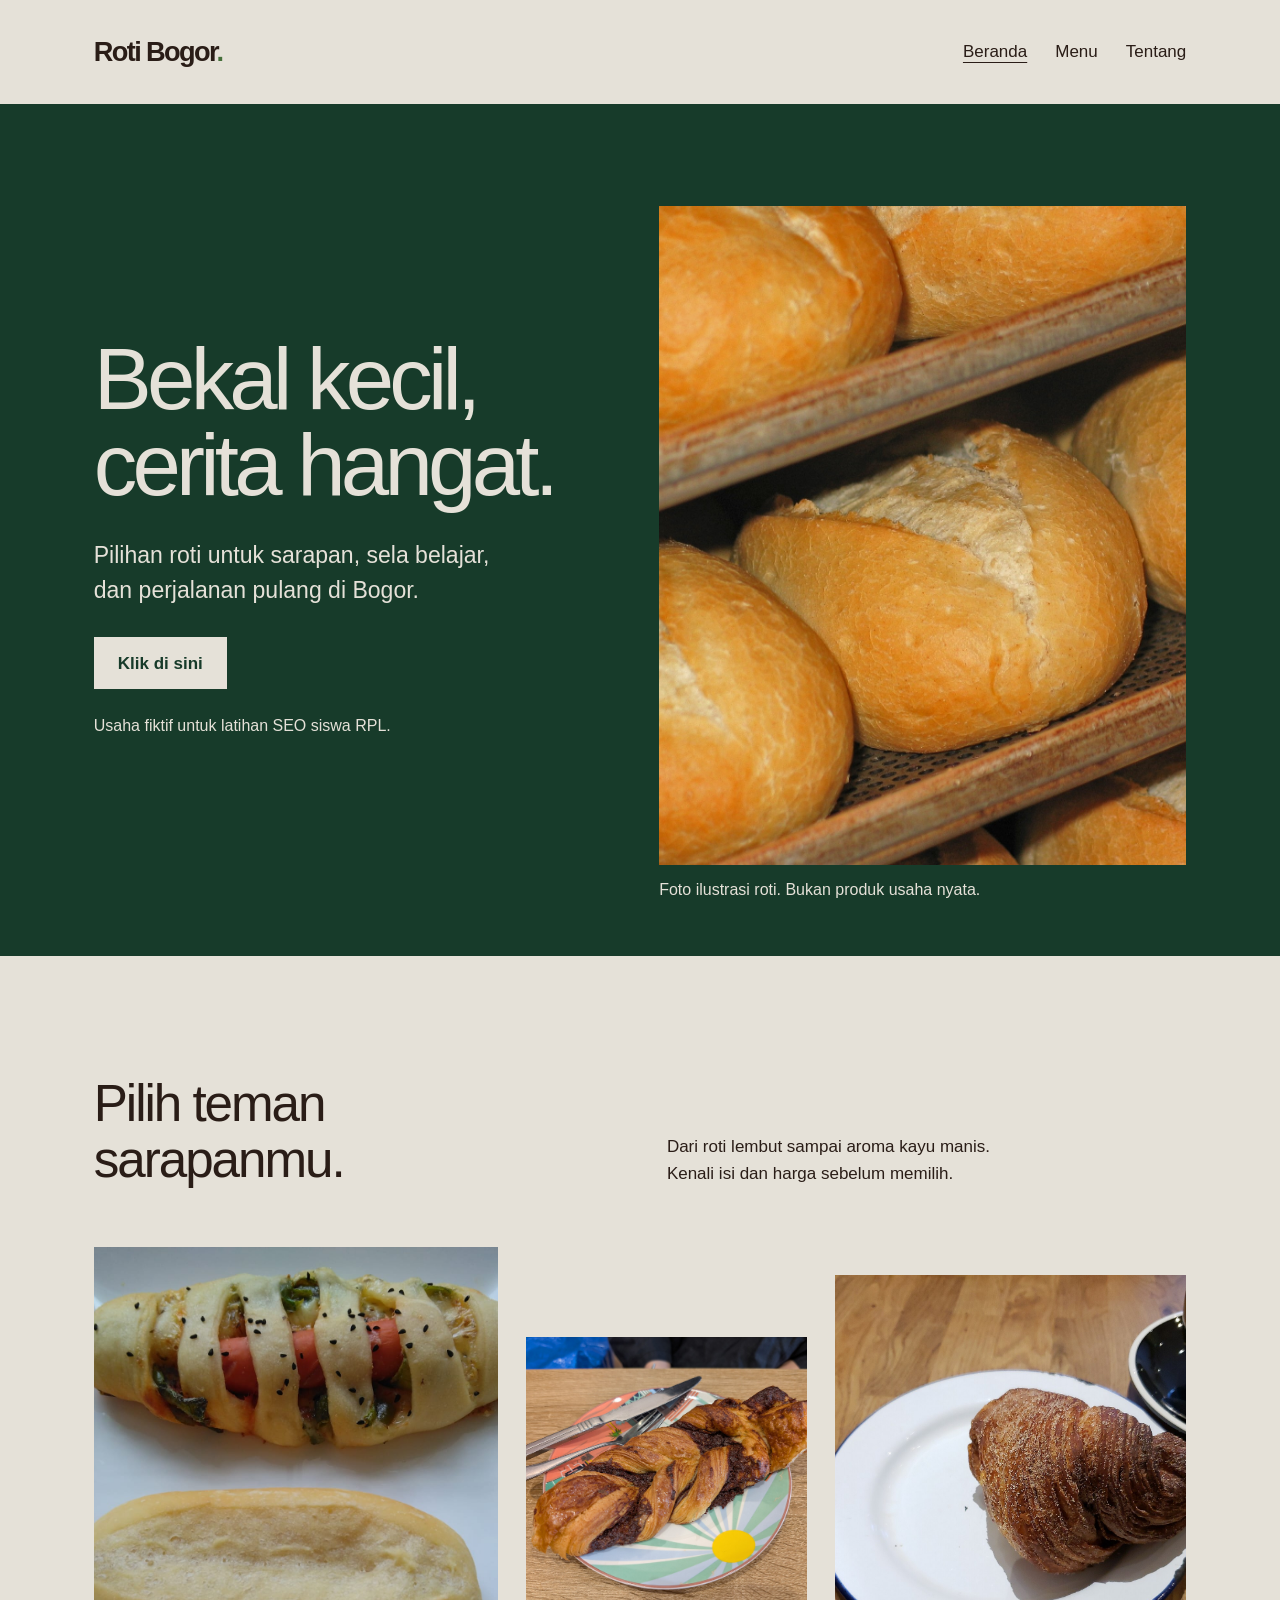
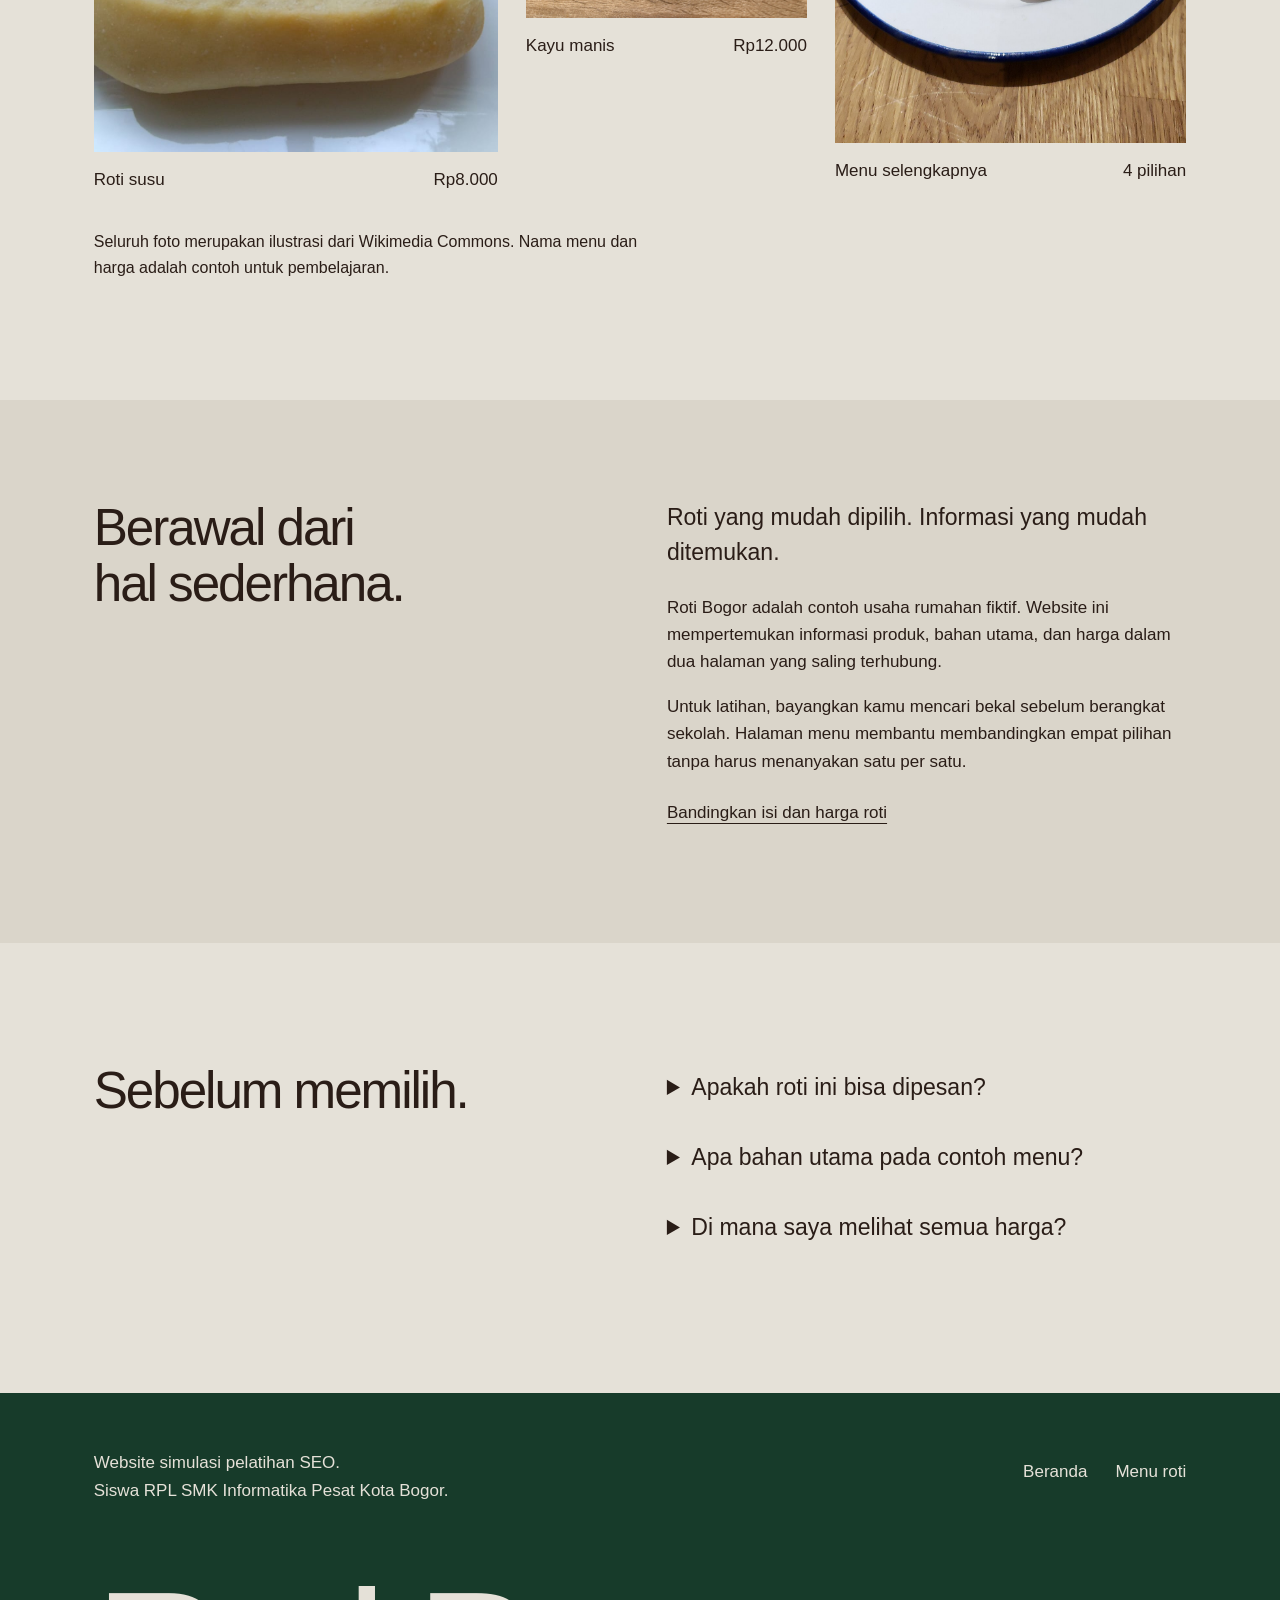
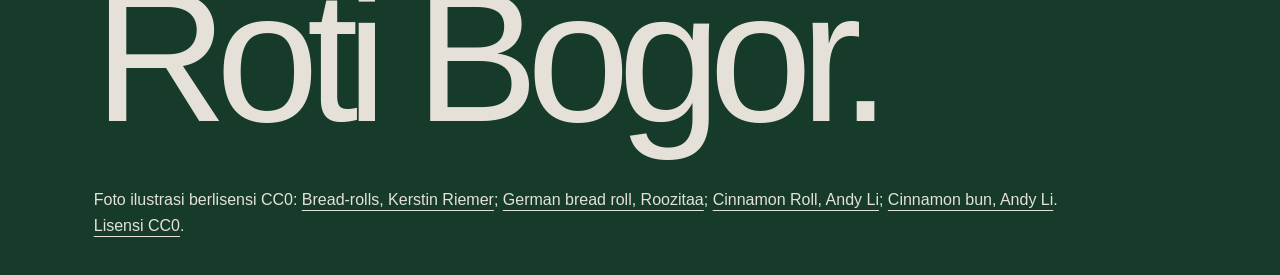
<file: starter/index.html>
<!doctype html>
<html lang="id">
<head>
  <meta charset="UTF-8">
  <!-- TODO sesi 3: tambahkan viewport yang sesuai. -->
  <title>Roti Bogor | Pilihan Roti Lezat di Bogor</title>
  <meta name="description" content="Pilihan roti lezat di Bogor. Temukan berbagai varian roti dengan harga simulasi. Seluruh produk dan bahan pada daftar ini adalah contoh pembelajaran.">
  
  
  <!-- TODO sesi 2: tulis ringkasan isi halaman. -->
  <link rel="stylesheet" href="style.css">
  <!-- TODO sesi 3: pelajari contoh structured data dari pemateri. -->
   <script type="application/ld+json">
    {
      "@context": "https://schema.org",
      "@type": "website",
      "name": "Roti Bogor",
      "alternateName": "Bekal kecil, cerita hangat.",
      "url": "https://roti-bogor-seo-pesat.willedquince2.chatgpt.site",
      "description": "Website simulasi untuk latihan SEO siswa RPL SMK Informatika Pesat Kota Bogor. Contoh menu roti dengan harga dan bahan untuk pembelajaran."
    }
  </script>
</head>
<body>
  <a class="skip-link" href="#konten">Lewati ke konten</a>
  <header class="site-header wrap">
    <a class="brand" href="index.html" aria-label="Roti Bogor, beranda">Roti Bogor<span class="brand-dot" aria-hidden="true">.</span></a>
    <nav aria-label="Navigasi utama">
      <a href="index.html" aria-current="page">Beranda</a>
      <a href="menu.html">Menu</a>
      <a href="#tentang">Tentang</a>
    </nav>
  </header>

  <main div id="konten">
    <section class="hero">
      <div class="wrap hero-layout">
        <div class="hero-copy">
          <p class="display">Bekal kecil,<br>cerita hangat.</p>
          <p class="lead">Pilihan roti untuk sarapan, sela belajar, dan perjalanan pulang di Bogor.</p>
          <a class="button" href="menu.html">Klik di sini</a>
          <p class="hero-note">Usaha fiktif untuk latihan SEO siswa RPL.</p>
        </div>
        <figure class="hero-photo">
          <img src="images/roti-utama.jpg">
          <figcaption>Foto ilustrasi roti. Bukan produk usaha nyata.</figcaption>
        </figure>
      </div>
    </section>

    <section class="wrap selection" aria-labelledby="pilihan">
      <div class="selection-heading">
        <h4 id="pilihan">Pilih teman<br>sarapanmu.</h4>
        <p>Dari roti lembut sampai aroma kayu manis. Kenali isi dan harga sebelum memilih.</p>
      </div>
      <div class="photo-gallery">
        <a class="photo-item photo-large" href="menu.html#roti-susu">
          <img src="images/roti-susu.jpg">
          <span>Roti susu <span>Rp8.000</span></span>
        </a>
        <a class="photo-item photo-small" href="menu.html#roti-kayu-manis">
          <img src="images/roti-kayu-manis.jpg"
          alt="Ilustrasi menu roti kayu manis.">
          <span>Kayu manis <span>Rp12.000</span></span>
        </a>
        <a class="photo-item photo-last" href="menu.html#pilihan-roti">
          <img src="images/roti-panggang.jpg"
          alt="Ilustrasi menu roti panggang.">
          <span>Menu selengkapnya <span>4 pilihan</span></span>
        </a>
      </div>
      <p class="image-note">Seluruh foto merupakan ilustrasi dari Wikimedia Commons. Nama menu dan harga adalah contoh untuk pembelajaran.</p>
    </section>

    <section class="story" id="tentang">
      <div class="wrap story-layout">
        <h4>Berawal dari<br>hal sederhana.</h4>
        <div>
          <p class="lead">Roti yang mudah dipilih. Informasi yang mudah ditemukan.</p>
          <p>Roti Bogor adalah contoh usaha rumahan fiktif. Website ini mempertemukan informasi produk, bahan utama, dan harga dalam dua halaman yang saling terhubung.</p>
          <p>Untuk latihan, bayangkan kamu mencari bekal sebelum berangkat sekolah. Halaman menu membantu membandingkan empat pilihan tanpa harus menanyakan satu per satu.</p>
          <a class="text-link" href="menu.html#pilihan-roti">Bandingkan isi dan harga roti</a>
        </div>
      </div>
    </section>

    <section class="wrap faq" aria-labelledby="pertanyaan">
      <h4 id="pertanyaan">Sebelum memilih.</h4>
      <div class="faq-list">
        <details>
          <summary>Apakah roti ini bisa dipesan?</summary>
          <p>Tidak. Ini website simulasi untuk pelatihan SEO, tanpa toko dan layanan pemesanan sungguhan.</p>
        </details>
        <details>
          <summary>Apa bahan utama pada contoh menu?</summary>
          <p>Contoh roti menggunakan terigu, susu, dan mentega. Varian dapat mengandung keju, cokelat, atau kayu manis. Ini keterangan simulasi, bukan label pangan nyata.</p>
        </details>
        <details>
          <summary>Di mana saya melihat semua harga?</summary>
          <p>Lihat <a href="menu.html#pilihan-roti">daftar menu dan harga per buah</a>. Semua harga merupakan contoh untuk pembelajaran.</p>
        </details>
      </div>
    </section>
  </main>

  <footer class="site-footer">
    <div class="wrap">
      <div class="footer-top">
        <p>Website simulasi pelatihan SEO.<br>Siswa RPL SMK Informatika Pesat Kota Bogor.</p>
        <nav aria-label="Navigasi footer"><a href="index.html">Beranda</a><a href="menu.html">Menu roti</a></nav>
      </div>
      <p class="footer-wordmark" aria-hidden="true">Roti Bogor.</p>
      <p class="credits">Foto ilustrasi berlisensi CC0: <a href="https://commons.wikimedia.org/wiki/File:Bread-rolls.jpg">Bread-rolls, Kerstin Riemer</a>; <a href="https://commons.wikimedia.org/wiki/File:German_bread_roll.jpg">German bread roll, Roozitaa</a>; <a href="https://commons.wikimedia.org/wiki/File:Cinnamon_Roll_-_Olea_2025-07-03.jpg">Cinnamon Roll, Andy Li</a>; <a href="https://commons.wikimedia.org/wiki/File:Cinnamon_bun_-_Black_Mocha_2024-01-08.jpg">Cinnamon bun, Andy Li</a>. <a href="https://creativecommons.org/publicdomain/zero/1.0/">Lisensi CC0</a>.</p>
    </div>
  </footer>
</body>
</html>
</file>
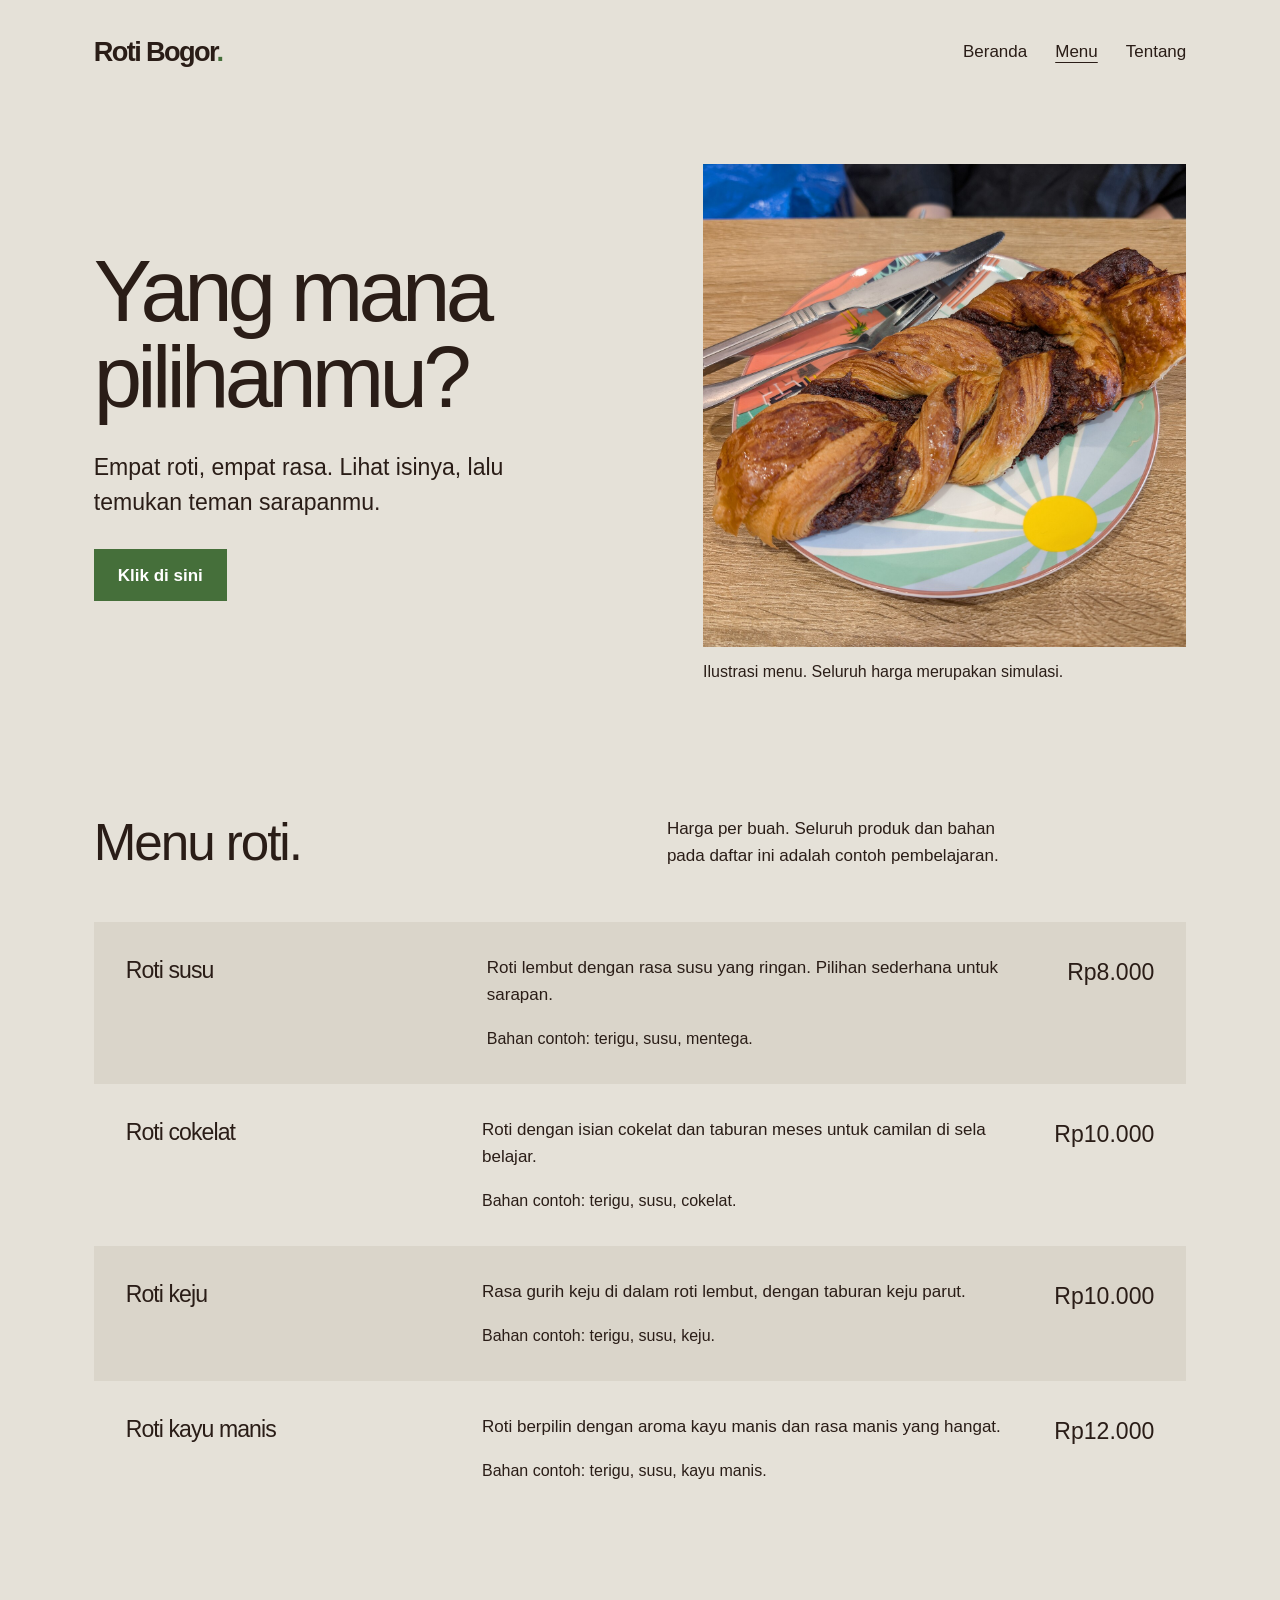
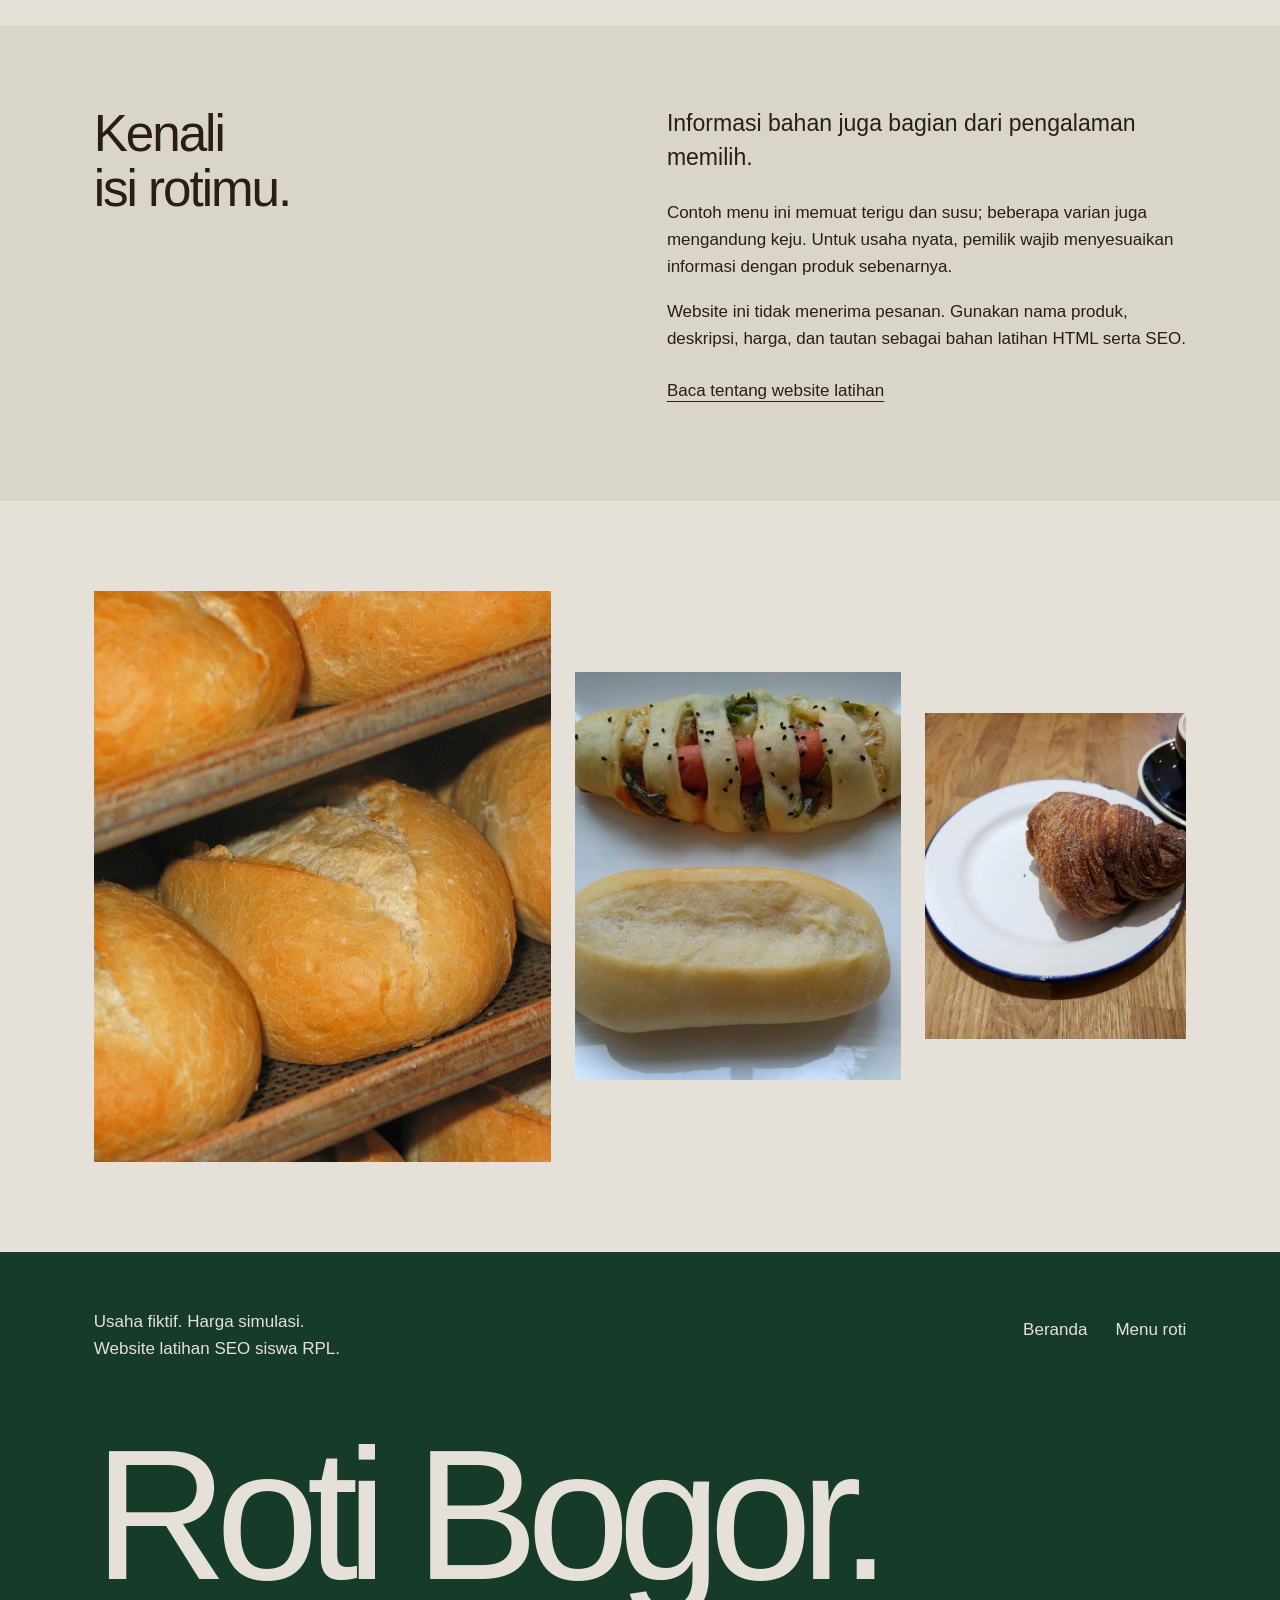
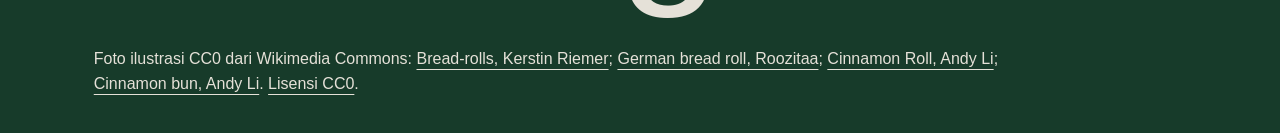
<file: starter/menu.html>
<!doctype html>
<html lang="id">
<head>
  <meta charset="UTF-8">
  <!-- TODO sesi 3: tambahkan viewport yang sesuai. -->
  <title>Roti Bogor | Menu Roti Lezat</title>
  <meta name="description" content="Daftar menu roti Bogor. Empat pilihan roti dengan harga simulasi. Seluruh produk dan bahan pada daftar ini adalah contoh pembelajaran.">
 
  <!-- TODO sesi 2: tulis ringkasan isi halaman. -->
  <link rel="stylesheet" href="style.css">
</head>
<body>
  <a class="skip-link" href="#konten">Lewati ke konten</a>
  <header class="site-header wrap">
    <a class="brand" href="index.html" aria-label="Roti Bogor, beranda">Roti Bogor<span class="brand-dot" aria-hidden="true">.</span></a>
    <nav aria-label="Navigasi utama"><a href="index.html">Beranda</a><a href="menu.html" aria-current="page">Menu</a><a href="index.html#tentang">Tentang</a></nav>
  </header>
  <main id="konten">
    <section class="wrap menu-intro">
      <div>
        <p class="display">Yang mana<br>pilihanmu?</p>
        <p class="lead">Empat roti, empat rasa. Lihat isinya, lalu temukan teman sarapanmu.</p>
        <a class="button" href="#pilihan-roti">Klik di sini</a>
      </div>
      <figure>
        <img src="images/roti-kayu-manis.jpg"
        alt="Ilustrasi menu roti kayu manis.">
        <figcaption>Ilustrasi menu. Seluruh harga merupakan simulasi.</figcaption>
      </figure>
    </section>

    <section class="wrap menu-section" id="pilihan-roti" aria-labelledby="menu-heading">
      <div class="menu-heading"><h4 id="menu-heading">Menu roti.</h4><p>Harga per buah. Seluruh produk dan bahan pada daftar ini adalah contoh pembelajaran.</p></div>
      <div class="menu-list">
        <article class="menu-row" id="roti-susu">
          <h3>Roti susu</h3><div><p>Roti lembut dengan rasa susu yang ringan. Pilihan sederhana untuk sarapan.</p><p class="ingredients">Bahan contoh: terigu, susu, mentega.</p></div><p class="price">Rp8.000</p>
        </article>
        <article class="menu-row" id="roti-cokelat">
          <h3>Roti cokelat</h3><div><p>Roti dengan isian cokelat dan taburan meses untuk camilan di sela belajar.</p><p class="ingredients">Bahan contoh: terigu, susu, cokelat.</p></div><p class="price">Rp10.000</p>
        </article>
        <article class="menu-row" id="roti-keju">
          <h3>Roti keju</h3><div><p>Rasa gurih keju di dalam roti lembut, dengan taburan keju parut.</p><p class="ingredients">Bahan contoh: terigu, susu, keju.</p></div><p class="price">Rp10.000</p>
        </article>
        <article class="menu-row" id="roti-kayu-manis">
          <h3>Roti kayu manis</h3><div><p>Roti berpilin dengan aroma kayu manis dan rasa manis yang hangat.</p><p class="ingredients">Bahan contoh: terigu, susu, kayu manis.</p></div><p class="price">Rp12.000</p>
        </article>
      </div>
    </section>

    <section class="menu-note">
      <div class="wrap story-layout">
        <h4>Kenali<br>isi rotimu.</h4>
        <div><p class="lead">Informasi bahan juga bagian dari pengalaman memilih.</p><p>Contoh menu ini memuat terigu dan susu; beberapa varian juga mengandung keju. Untuk usaha nyata, pemilik wajib menyesuaikan informasi dengan produk sebenarnya.</p><p>Website ini tidak menerima pesanan. Gunakan nama produk, deskripsi, harga, dan tautan sebagai bahan latihan HTML serta SEO.</p><a class="text-link" href="index.html#tentang">Baca tentang website latihan</a></div>
      </div>
    </section>
    <div class="wrap menu-photos">
      <img src="images/roti-utama.jpg">
      <img src="images/roti-susu.jpg">
      <img src="images/roti-panggang.jpg">
    </div>
  </main>
  <footer class="site-footer">
    <div class="wrap">
      <div class="footer-top"><p>Usaha fiktif. Harga simulasi.<br>Website latihan SEO siswa RPL.</p><nav aria-label="Navigasi footer"><a href="index.html">Beranda</a><a href="menu.html">Menu roti</a></nav></div>
      <p class="footer-wordmark" aria-hidden="true">Roti Bogor.</p>
      <p class="credits">Foto ilustrasi CC0 dari Wikimedia Commons: <a href="https://commons.wikimedia.org/wiki/File:Bread-rolls.jpg">Bread-rolls, Kerstin Riemer</a>; <a href="https://commons.wikimedia.org/wiki/File:German_bread_roll.jpg">German bread roll, Roozitaa</a>; <a href="https://commons.wikimedia.org/wiki/File:Cinnamon_Roll_-_Olea_2025-07-03.jpg">Cinnamon Roll, Andy Li</a>; <a href="https://commons.wikimedia.org/wiki/File:Cinnamon_bun_-_Black_Mocha_2024-01-08.jpg">Cinnamon bun, Andy Li</a>. <a href="https://creativecommons.org/publicdomain/zero/1.0/">Lisensi CC0</a>.</p>
    </div>
  </footer>
</body>
</html>
</file>
<file: starter/style.css>
/* Satu stylesheet untuk dua halaman; tanpa framework atau font daring. */
:root {
  --paper: #e5e1d8;
  --surface: #dad5ca;
  --ink: #2a1d17;
  --forest: #173b2a;
  --green: #456f3a;
  --white: #ffffff;
  --body-size: 1.0625rem;
  --lead-size: clamp(1.2rem, 1.8vw, 1.5rem);
  --heading-size: clamp(2rem, 4vw, 3.8rem);
  --display-size: clamp(3.1rem, 6.8vw, 6.5rem);
  --gap: clamp(22px, 4.2vw, 64px);
}
* { box-sizing: border-box; }
html { scroll-padding-top: 24px; }
body { margin: 0; background: var(--paper); color: var(--ink); font-family: "Segoe UI", Arial, sans-serif; font-size: var(--body-size); line-height: 1.6; }
img { display: block; max-width: 100%; height: auto; }
a { color: inherit; text-underline-offset: 5px; }
a:focus-visible, summary:focus-visible { outline: 3px solid currentColor; outline-offset: 6px; }
button, a, summary { -webkit-tap-highlight-color: transparent; }
h1, h2, h3, p, figure { margin: 0; }
h1, h2, h3 { line-height: 1.08; font-weight: 500; letter-spacing: -.04em; text-wrap: balance; }
h2 { font-size: var(--heading-size); }
h3 { font-size: var(--lead-size); }
p { max-width: 65ch; }
p + p { margin-top: 18px; }
.wrap { width: 100%; max-width: 1440px; margin-inline: auto; padding-inline: var(--gap); }
.site-header { display: flex; align-items: center; justify-content: space-between; gap: 24px; min-height: 104px; }
.brand { font-size: 1.7rem; font-weight: 700; letter-spacing: -.06em; text-decoration: none; white-space: nowrap; }
.brand-dot { color: var(--green); }
nav { display: flex; flex-wrap: wrap; gap: 28px; }
nav a { display: inline-flex; align-items: center; min-height: 44px; text-decoration: none; }
nav a:hover, nav a[aria-current] { text-decoration: underline; }
.skip-link { position: absolute; top: -100px; left: 12px; z-index: 5; padding: 12px 20px; background: var(--paper); color: var(--ink); }
.skip-link:focus { top: 12px; }
.hero { background: var(--forest); color: var(--paper); }
.hero-layout { display: grid; grid-template-columns: 1fr 1.03fr; gap: var(--gap); align-items: center; padding-block: 68px 54px; }
.display { font-size: var(--display-size); font-weight: 400; letter-spacing: -.055em; line-height: .99; }
.lead { font-size: var(--lead-size); line-height: 1.5; }
.hero-copy .lead { max-width: 34ch; margin-top: 30px; }
.button { display: inline-flex; min-height: 52px; align-items: center; justify-content: center; padding: 12px 24px; background: var(--green); color: var(--white); text-decoration: none; font-weight: 600; margin-top: 30px; }
.hero .button { background: var(--paper); color: var(--forest); }
.button:hover { text-decoration: underline; }
.hero-note { margin-top: 24px; font-size: 1rem; }
.hero-photo { margin-top: 34px; }
.hero-photo img { width: 100%; aspect-ratio: 4 / 5; object-fit: cover; }
figcaption { font-size: 1rem; margin-top: 12px; }
.selection { padding-block: 120px; }
.selection-heading { display: grid; grid-template-columns: 1fr 1fr; gap: var(--gap); align-items: end; }
.selection-heading p { max-width: 36ch; }
.photo-gallery { display: grid; grid-template-columns: 1.15fr .8fr 1fr; align-items: start; gap: 28px; margin-top: 60px; }
.photo-item { display: block; text-decoration: none; }
.photo-item img { width: 100%; object-fit: cover; }
.photo-large img { aspect-ratio: 4 / 5; }
.photo-small { margin-top: 90px; }
.photo-small img { aspect-ratio: 1; }
.photo-last { margin-top: 28px; }
.photo-last img { aspect-ratio: 3 / 4; }
.photo-item > span { display: flex; justify-content: space-between; flex-wrap: wrap; gap: 6px 14px; padding-top: 14px; }
.photo-item:hover > span { text-decoration: underline; }
.image-note { margin-top: 36px; font-size: 1rem; }
.story { padding-block: 100px; background: var(--surface); }
.story-layout { display: grid; grid-template-columns: 1fr 1fr; gap: var(--gap); }
.story-layout .lead { margin-bottom: 24px; }
.text-link { display: inline-block; margin-top: 24px; min-height: 44px; }
.faq { padding-block: 120px; display: grid; grid-template-columns: 1fr 1fr; gap: var(--gap); }
details { margin-bottom: 22px; }
summary { min-height: 48px; padding-block: 8px; cursor: pointer; font-size: var(--lead-size); line-height: 1.4; }
details p { padding: 12px 0 8px; }
.site-footer { background: var(--forest); color: var(--paper); padding-block: 56px 36px; }
.footer-top { display: flex; justify-content: space-between; align-items: start; gap: 40px; }
.footer-wordmark { font-size: clamp(4rem, 14.5vw, 13rem); line-height: 1; letter-spacing: -.065em; margin-block: 60px 38px; white-space: nowrap; }
.credits { font-size: 1rem; max-width: 110ch; }
.menu-intro { display: grid; grid-template-columns: 1.15fr 1fr; gap: var(--gap); align-items: center; padding-block: 60px 90px; }
.menu-intro .lead { max-width: 33ch; margin-top: 30px; }
.menu-intro img { width: 100%; aspect-ratio: 1; object-fit: cover; }
.menu-section { padding-block: 40px 110px; }
.menu-heading { display: grid; grid-template-columns: 1fr 1fr; gap: var(--gap); margin-bottom: 52px; }
.menu-heading p { max-width: 38ch; }
.menu-row { display: grid; grid-template-columns: .9fr 1.5fr auto; gap: 32px; padding: 32px; align-items: start; scroll-margin-top: 20px; }
.menu-row:nth-child(odd) { background: var(--surface); }
.menu-row h3 { line-height: 1.4; }
.menu-row:target { outline: 3px solid var(--green); outline-offset: -3px; }
.ingredients { font-size: 1rem; }
.price { white-space: nowrap; font-size: var(--lead-size); font-variant-numeric: tabular-nums; }
.menu-note { padding-block: 80px; background: var(--surface); }
.menu-photos { display: grid; grid-template-columns: 1.4fr 1fr .8fr; gap: 24px; padding-block: 90px; align-items: center; }
.menu-photos img { width: 100%; aspect-ratio: 4 / 5; object-fit: cover; }
@media (max-width: 900px) {
  .site-header { min-height: 90px; }
  .hero-layout { grid-template-columns: 1fr 1fr; padding-block: 44px; }
  .photo-gallery { gap: 18px; }
  .photo-item > span { display: block; }
  .photo-item > span > span { display: block; }
  .menu-row { grid-template-columns: 1fr auto; gap: 12px 24px; }
  .menu-row > div { grid-column: 1 / -1; grid-row: 2; }
  .menu-row .price { grid-column: 2; grid-row: 1; }
}
@media (max-width: 650px) {
  .site-header { flex-wrap: wrap; gap: 0; padding-block: 16px; }
  .brand { font-size: 1.6rem; }
  nav { gap: 18px; }
  .site-header nav { width: 100%; justify-content: space-between; }
  .hero-layout, .selection-heading, .story-layout, .faq, .menu-intro, .menu-heading { grid-template-columns: 1fr; }
  .hero-layout { padding-block: 38px 32px; gap: 22px; }
  .hero-copy .lead { margin-top: 24px; }
  .hero-photo { margin-top: 12px; }
  .hero-photo img { aspect-ratio: 5 / 4; }
  .selection, .faq { padding-block: 72px; }
  .selection-heading { gap: 24px; }
  .photo-gallery { grid-template-columns: 1fr 1fr; gap: 26px 18px; margin-top: 36px; }
  .photo-large { grid-column: 1 / -1; width: 87%; }
  .photo-large img { aspect-ratio: 5 / 4; }
  .photo-small { margin-top: 0; }
  .photo-last { margin-top: 32px; }
  .story, .menu-note { padding-block: 64px; }
  .story-layout, .faq { gap: 32px; }
  .footer-top { flex-direction: column; gap: 20px; }
  .footer-wordmark { margin-block: 44px 28px; }
  .menu-intro { padding-block: 32px 56px; gap: 36px; }
  .menu-intro figure { width: 88%; margin-left: auto; }
  .menu-heading { gap: 24px; margin-bottom: 32px; }
  .menu-section { padding-bottom: 64px; }
  .menu-row { padding: 24px 18px; gap: 16px; }
  .menu-row h3, .price { font-size: 1.2rem; }
  .menu-photos { padding-block: 52px; gap: 12px; }
}

/* TODO sesi 3: halaman masih menggunakan lebar kaku. Perbaiki aturan ini. */
body { min-width: 1200px; }
.wrap { width: 1200px; }
h4 { font-size: var(--heading-size); line-height: 1.08; font-weight: 500; letter-spacing: -.04em; margin: 0; }
</file>
